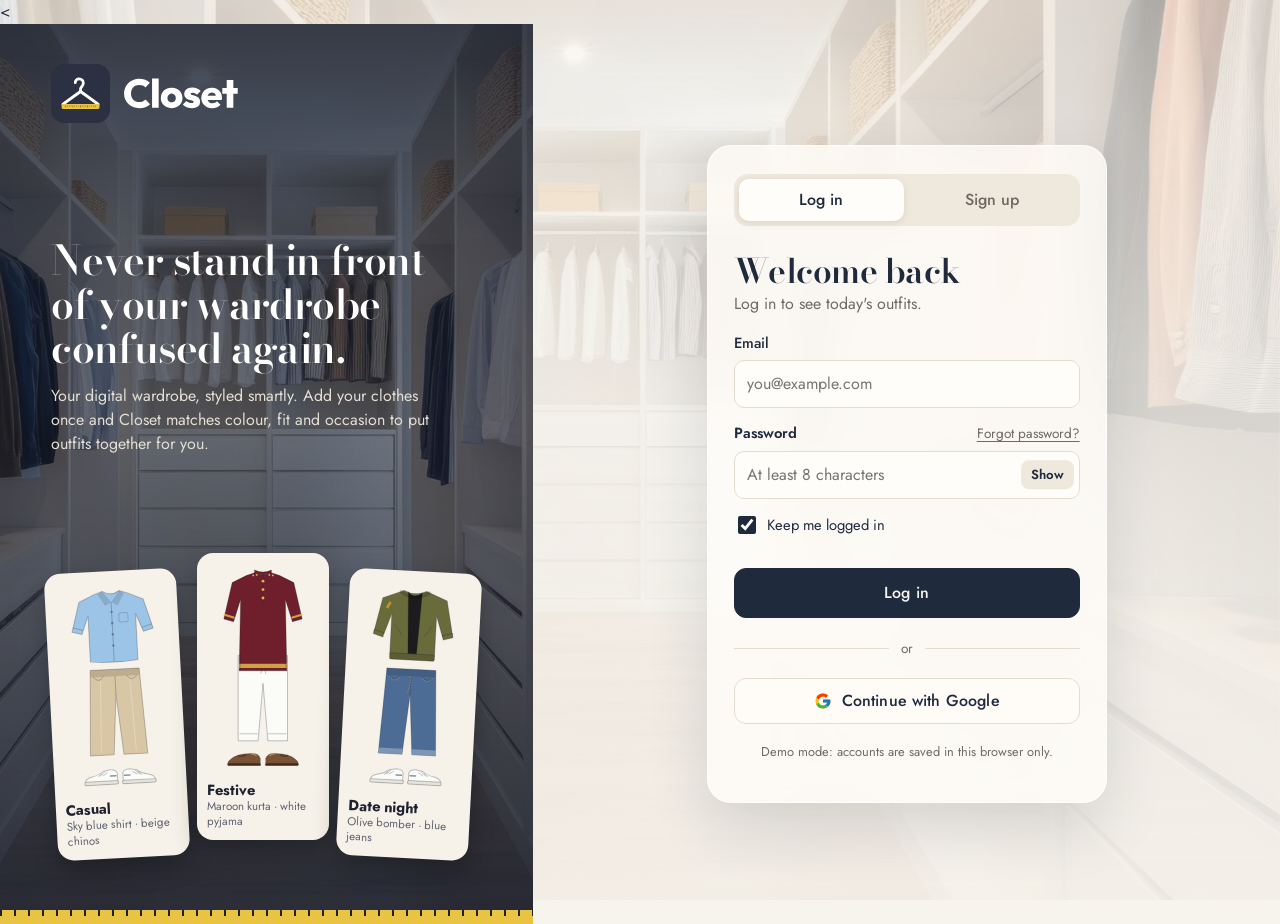
<file: index.html>
<!DOCTYPE html>
<html lang="en">
<head>
<meta charset="utf-8">
<meta name="viewport" content="width=device-width, initial-scale=1, viewport-fit=cover">
<title>Closet — your digital wardrobe</title>
<link rel="preconnect" href="https://fonts.googleapis.com">
<link rel="preconnect" href="https://fonts.gstatic.com" crossorigin>
<link href="https://fonts.googleapis.com/css2?family=Bodoni+Moda:ital,opsz,wght@0,6..96,400..700;1,6..96,400..700&family=Jost:wght@400;500;600;700&display=swap" rel="stylesheet">
<link rel="stylesheet" href="styles.css">
<link rel="icon" href="assets/icon.svg" type="image/svg+xml">
<link rel="apple-touch-icon" href="assets/apple-touch-icon.png">
<script src="auth.js"></script>
<script>Auth.requireLogin();</script>
</head>
<body>
<div class="wrap">
  <header class="top">
    <div class="userbar"><span id="hello"></span><button type="button" class="linkout" id="logout">Log out</button></div>
    <h1 class="brand">
      <!-- Logo drawn inline so the hanger can swing -->
      <svg class="brand-icon" id="brandIcon" viewBox="0 0 512 512" aria-hidden="true">
        <rect width="512" height="512" rx="116" fill="#1D2130"/>
        <g class="hanger"><g transform="translate(0 30)">
          <path d="M256 208 V186 C256 170 280 162 280 136 C280 114 264 100 244 100 C224 100 210 114 210 132" fill="none" stroke="#fff" stroke-width="24" stroke-linecap="round" stroke-linejoin="round"/>
          <path d="M256 208 L104 318 M256 208 L408 318" fill="none" stroke="#fff" stroke-width="26" stroke-linecap="round"/>
          <rect x="92" y="318" width="328" height="42" rx="10" fill="#E9C443"/>
          <path d="M126 330v16M190 330v16M254 330v16M318 330v16M382 330v16M142 330v9M158 330v9M174 330v9M206 330v9M222 330v9M238 330v9M270 330v9M286 330v9M302 330v9M334 330v9M350 330v9M366 330v9" stroke="#1D2130" stroke-width="4"/>
        </g></g>
      </svg>Closet<small>Your digital wardrobe, styled smartly.</small>
    </h1>
    <nav class="tabs" role="tablist" aria-label="Sections">
      <button role="tab" data-tab="style" aria-selected="true">
        <svg viewBox="0 0 24 24" aria-hidden="true"><path d="M12 5.5c0-1.4 1-2.5 2.3-2.5S16.5 4 16.5 5.2c0 1.6-2.2 2-4.5 3.8L3 15.5h18L12 9"/></svg>
        <span>Style me</span></button>
      <button role="tab" data-tab="wardrobe" aria-selected="false">
        <svg viewBox="0 0 24 24" aria-hidden="true"><rect x="4" y="3" width="16" height="18" rx="2"/><path d="M12 3v18M9.5 11v2M14.5 11v2"/></svg>
        <span>My clothes<span class="count" id="cnt"></span></span></button>
      <button role="tab" data-tab="saved" aria-selected="false">
        <svg viewBox="0 0 24 24" aria-hidden="true"><path d="M6 3h12v18l-6-4-6 4z"/></svg>
        <span>Saved</span></button>
    </nav>
  </header>
  <div class="tape" aria-hidden="true"></div>

  <!-- STYLE ME -->
  <section id="tab-style">
    <div class="controls">
      <div class="field"><span class="lbl">Where are you going?</span><div class="chips" id="occ"></div></div>
      <div class="field">
        <div class="lbl-row"><span class="lbl">Weather</span>
          <button type="button" class="linkish" id="wxAuto">Use today's weather</button></div>
        <div class="chips" id="wx"></div>
        <div class="hint" id="wxNote" aria-live="polite"></div>
      </div>
    </div>

    <div class="pinbar" id="pinbar" hidden></div>

    <div class="row head-row">
      <div><h2>Outfits for you</h2><p class="sub" id="looksSub">Picked by Harmony Logic from your own clothes.</p></div>
      <button class="btn ghost" id="shuffle">Show different ones</button>
    </div>
    <div id="looks" class="looks"></div>
    <div id="tip"></div>
  </section>

  <!-- MY CLOTHES -->
  <section id="tab-wardrobe" hidden>
    <div class="row head-row">
      <div><h2>My clothes</h2><p class="sub" id="closetSummary">Add each piece with its colour so outfits can be matched.</p></div>
      <button class="btn" id="addBtn">Add a piece</button>
    </div>
    <!-- The wardrobe: your clothes hang on the rail, shoes and accessories sit on the shelf -->
    <div class="wardrobe" id="wardrobe">
      <div class="wd-inner">
        <div class="wd-glow" aria-hidden="true"></div>
        <div class="wd-bar" aria-hidden="true"></div>
        <div class="wd-rail" id="rail" role="list" aria-label="Clothes on the rail"></div>
        <div class="wd-shelf" id="shelf" role="list" aria-label="Shoes and accessories"></div>
      </div>
      <div class="door left" aria-hidden="true"><i></i><i></i><b></b></div>
      <div class="door right" aria-hidden="true"><i></i><i></i><b></b></div>
    </div>

    <div id="closetEmpty"></div>

    <div id="closetTools">
      <div class="finder">
        <input type="search" id="q" placeholder="Search your clothes" aria-label="Search your clothes">
        <button type="button" class="btn ghost filter-btn" id="filterBtn" aria-expanded="false" aria-controls="filters">
          <svg viewBox="0 0 24 24" aria-hidden="true"><path d="M4 6h16M7 12h10M10 18h4"/></svg>Filters<span class="badge" id="filterCount" hidden></span>
        </button>
        <select id="sortSel" aria-label="Sort">
          <option value="type">By type</option>
          <option value="new">Newest first</option>
          <option value="least">Least worn</option>
          <option value="most">Most worn</option>
        </select>
      </div>
      <div class="filters" id="filters" hidden>
        <select id="fColorSel" aria-label="Filter by colour"></select>
        <select id="fOccSel" aria-label="Filter by occasion"></select>
        <select id="fSeasonSel" aria-label="Filter by weather"></select>
        <button type="button" class="linkish" id="clearFilters">Clear filters</button>
      </div>
      <div class="chips" id="typeFilter"></div>
      <div id="grid" class="grid"></div>
    </div>

    <details class="backup">
      <summary>Backup and restore</summary>
      <p>Your clothes are saved in this browser only. Download a backup so you never lose them.</p>
      <div class="row">
        <button type="button" class="btn ghost" id="exportBtn">Download backup</button>
        <label class="btn ghost" for="importFile" tabindex="0">Restore backup</label>
        <input type="file" id="importFile" accept="application/json,.json" hidden>
      </div>
    </details>
  </section>

  <!-- SAVED -->
  <section id="tab-saved" hidden>
    <h2>Saved outfits</h2>
    <p class="sub">Looks you liked, ready for the next time you can't decide.</p>
    <div id="savedLooks" class="looks"></div>
  </section>
</div>

<!-- Add / edit a piece -->
<dialog id="dlg">
  <form class="dlg" method="dialog" id="itemForm">
    <h2 id="dlgTitle">Add a piece</h2>
    <div class="field"><label for="fName">Name</label><input type="text" id="fName" maxlength="40" placeholder="e.g. White linen shirt"></div>
    <div class="field"><span class="lbl">Photo (optional)</span>
      <div class="photo-drop"><div class="photo-prev" id="fPrev">No photo</div>
        <div><input type="file" id="fPhoto" accept="image/*"><div class="hint">We'll guess the colour from the photo.</div></div></div>
    </div>
    <div class="field"><span class="lbl">Type</span><div class="chips" id="fType"></div></div>
    <div class="field"><span class="lbl">Colour</span><div class="swatches" id="fColor"></div><div class="hint" id="fColorName">Pick the main colour</div></div>
    <div class="field"><span class="lbl">Fit</span><div class="chips" id="fFit"></div></div>
    <div class="field"><span class="lbl">Good for (pick any)</span><div class="chips" id="fStyle"></div></div>
    <div class="field"><span class="lbl">Weather</span><div class="chips" id="fSeason"></div></div>
    <div class="err" id="fErr" role="alert"></div>
    <div class="row dlg-actions">
      <button type="button" class="btn danger-ghost" id="fDelete" hidden>Remove from closet</button>
      <span class="spacer"></span>
      <button type="button" class="btn ghost" id="fCancel">Cancel</button>
      <button type="button" class="btn" id="fSave">Save piece</button>
    </div>
  </form>
</dialog>

<!-- Clothing-tag messages -->
<div class="toasts" id="toasts" aria-live="polite"></div>

<script src="app.js"></script>
</body>
</html>
</file>
<file: styles.css>
/* styles.css — Closet (shared by index.html and login.html)
   Sections: colours · fabric background · layout · buttons & chips · clothing cards ·
   outfit cards · dialog · clothing-tag messages · animations · phone layout */

/* ---------- Colours (light, then dark) ---------- */
:root{
  --bg:#F3F2EE; --card:#FFFFFF; --ink:#1D2130; --muted:#676D7C; --line:#DCDCD6;
  --accent:#E9C443; --accent-ink:#1D2130; --danger:#B3261E; --soft:#EAE9E4; --seam:#C9C6BC;
  --tag:#F1ECE2;
  /* woven linen: fine horizontal and vertical threads */
  --weave:
    repeating-linear-gradient(0deg, rgba(29,33,48,.028) 0 1px, transparent 1px 3px),
    repeating-linear-gradient(90deg, rgba(29,33,48,.022) 0 1px, transparent 1px 4px);
  box-sizing:border-box;
  padding-top:env(safe-area-inset-top,0px); padding-bottom:env(safe-area-inset-bottom,0px);
}
@media (prefers-color-scheme: dark){
  :root:not([data-theme="light"]){
    --bg:#14161C; --card:#1D2029; --ink:#ECEEF2; --muted:#9BA1AE; --line:#2D313D; --soft:#262A35; --danger:#F2867D; --seam:#3A3F4E;
    /* denim twill: diagonal threads */
    --weave:
      repeating-linear-gradient(45deg, rgba(140,170,220,.04) 0 1px, transparent 1px 4px),
      repeating-linear-gradient(-45deg, rgba(0,0,0,.14) 0 1px, transparent 1px 6px);
  }
}
:root[data-theme="dark"]{
  --bg:#14161C; --card:#1D2029; --ink:#ECEEF2; --muted:#9BA1AE; --line:#2D313D; --soft:#262A35; --danger:#F2867D; --seam:#3A3F4E;
  --weave:
    repeating-linear-gradient(45deg, rgba(140,170,220,.04) 0 1px, transparent 1px 4px),
    repeating-linear-gradient(-45deg, rgba(0,0,0,.14) 0 1px, transparent 1px 6px);
}

/* ---------- Base + fabric background ---------- */
html{scroll-padding-top:env(safe-area-inset-top,0px)}
*,*::before,*::after{box-sizing:inherit}
body{margin:0;background-color:var(--bg);background-image:var(--weave);color:var(--ink);
  font-family:"Outfit",system-ui,-apple-system,"Segoe UI",Roboto,sans-serif;font-size:16px;line-height:1.5}
button,input,select{font:inherit;color:inherit}
button{cursor:pointer}
:focus-visible{outline:3px solid var(--accent);outline-offset:2px}
[hidden]{display:none !important}

/* ---------- Layout ---------- */
.wrap{max-width:960px;margin:0 auto;padding:20px 18px 64px}
header.top{display:flex;align-items:flex-end;justify-content:space-between;gap:12px;flex-wrap:wrap;margin-bottom:18px}
.userbar{display:flex;align-items:center;gap:10px;font-size:.9rem;color:var(--muted);width:100%;justify-content:flex-end}
.linkout{border:1.5px solid var(--line);background:var(--card);border-radius:10px;padding:5px 12px;font-weight:600;font-size:.85rem}
.brand{font-weight:800;font-size:clamp(2.2rem,7vw,3.4rem);letter-spacing:-.03em;line-height:.95;margin:0;display:flex;flex-wrap:wrap;align-items:center;column-gap:.18em}
.brand small{flex-basis:100%;font-weight:400;font-size:1rem;letter-spacing:0;color:var(--muted);margin-top:8px}
.brand-icon{width:.9em;height:.9em;border-radius:22%;flex:none}
.brand-icon .hanger{transform-box:view-box;transform-origin:47.5% 25%}
.tape{height:10px;border-radius:2px;margin:6px 0 22px;background:
  repeating-linear-gradient(90deg,var(--accent-ink) 0 1px,transparent 1px 12px) 0 0/12px 5px repeat-x,var(--accent);opacity:.9}
nav.tabs{display:flex;gap:6px;background:var(--soft);padding:5px;border-radius:14px}
nav.tabs button{display:flex;align-items:center;gap:7px;border:0;background:transparent;padding:9px 16px;border-radius:10px;font-weight:500;color:var(--muted)}
nav.tabs button svg{width:18px;height:18px;fill:none;stroke:currentColor;stroke-width:1.8;stroke-linecap:round;stroke-linejoin:round}
nav.tabs{position:relative}
nav.tabs button{position:relative;z-index:1;transition:color .2s}
nav.tabs button[aria-selected="true"]{color:var(--ink)}
.tab-ink{position:absolute;top:5px;bottom:5px;left:0;width:0;border-radius:10px;background:var(--card);
  box-shadow:0 1px 0 var(--line),0 2px 8px rgba(0,0,0,.08);pointer-events:none}
.count{font-size:.8rem;margin-left:4px;opacity:.7}
h2{font-size:1.35rem;margin:0 0 4px;font-weight:700;letter-spacing:-.01em}
p.sub{margin:0 0 16px;color:var(--muted)}
.head-row p.sub{margin:0}
.row{display:flex;gap:10px;flex-wrap:wrap;align-items:center}
.row.center{justify-content:center;margin-top:14px}
.head-row{justify-content:space-between;margin-bottom:14px}
.spacer{flex:1}

/* ---------- Buttons, chips, inputs ---------- */
.btn{display:inline-flex;align-items:center;justify-content:center;border:1.5px solid var(--ink);background:var(--ink);color:var(--bg);padding:10px 18px;border-radius:12px;font-weight:600;cursor:pointer}
.btn.ghost{background:var(--card);color:var(--ink);border-color:var(--line)}
.btn.yellow{background:var(--accent);border-color:var(--accent);color:var(--accent-ink)}
.btn.danger-ghost{background:transparent;color:var(--danger);border-color:transparent;padding-left:4px;padding-right:4px}
.btn:disabled{opacity:.5;cursor:not-allowed}
.linkish{border:0;background:none;padding:0;color:var(--muted);font-size:.86rem;text-decoration:underline;text-underline-offset:3px}
.chips{display:flex;gap:6px;flex-wrap:wrap}
.chip{border:1.5px solid var(--line);background:var(--card);padding:6px 12px;border-radius:999px;font-size:.92rem}
.chip[aria-pressed="true"]{border-color:var(--ink);background:var(--ink);color:var(--bg)}
.field{margin-bottom:14px}
.field>label,.field>.lbl,.lbl-row .lbl{display:block;font-weight:600;font-size:.92rem;margin-bottom:6px}
.lbl-row{display:flex;justify-content:space-between;align-items:baseline;gap:10px}
.field input[type=text]{width:100%;padding:10px 12px;border:1.5px solid var(--line);border-radius:10px;background:var(--bg)}
.hint{font-size:.82rem;color:var(--muted)}
#wxNote{margin-top:6px}
#wxNote:empty{display:none}
.err{color:var(--danger);font-size:.9rem;min-height:1.2em}

/* ---------- Style me controls ---------- */
.controls{background:var(--card);border:1px solid var(--line);border-radius:16px;padding:16px;margin-bottom:18px;position:relative}
.controls .field:last-child{margin-bottom:0}
.pinbar{display:flex;align-items:center;gap:10px;flex-wrap:wrap;background:var(--tag);color:#1D2130;border-radius:14px;padding:8px 14px 8px 8px;margin-bottom:16px}
.pinbar .linkish{color:#5E6372;margin-left:auto}
.pin-fab{width:36px;height:36px;border-radius:10px;overflow:hidden;display:flex;align-items:center;justify-content:center;font-size:.6rem;font-weight:700}
.pin-fab img{width:100%;height:100%;object-fit:cover}

/* ---------- Stitched seams (cards, panels, empty states) ---------- */
.look,.controls,.tip,.backup{position:relative}
.look::before,.controls::before,.tip::before,.backup::before{
  content:"";position:absolute;inset:5px;border:1.5px dashed var(--seam);border-radius:inherit;pointer-events:none;opacity:.7}
.controls::before{border-radius:12px}
.look::before{border-radius:14px}
.empty{grid-column:1/-1;border:1.5px dashed var(--seam);outline:6px solid var(--card);outline-offset:-7px;background:var(--card);
  border-radius:16px;padding:28px;text-align:center;color:var(--muted);margin-top:4px}
.empty strong{display:block;color:var(--ink);font-size:1.1rem;margin-bottom:4px}

/* ---------- Outfit cards ---------- */
.looks{display:grid;grid-template-columns:repeat(auto-fill,minmax(220px,1fr));gap:14px}
.look{background:var(--card);border:1px solid var(--line);border-radius:18px;padding:14px;display:flex;flex-direction:column;gap:6px}
.piece{display:flex;align-items:center;gap:10px;border-radius:12px;overflow:hidden;background:var(--soft);position:relative}
.piece .fab{width:64px;height:64px;flex:none;display:flex;align-items:center;justify-content:center;font-size:.68rem;font-weight:700}
.piece .fab img{width:100%;height:100%;object-fit:cover}
.piece .t{font-size:.9rem;line-height:1.25;min-width:0}
.piece .t b{display:block;font-weight:600;white-space:nowrap;overflow:hidden;text-overflow:ellipsis}
.piece .t span{color:var(--muted);font-size:.78rem}
.why{font-size:.85rem;color:var(--muted);margin:2px 2px 0}
.look footer{display:flex;align-items:center;gap:6px;margin-top:auto;padding-top:8px}
.save{display:inline-flex;align-items:center;gap:5px;white-space:nowrap;border:1.5px solid var(--line);background:transparent;border-radius:10px;padding:6px 10px;font-size:.86rem;font-weight:600}
.save[aria-pressed="true"]{background:var(--accent);border-color:var(--accent);color:var(--accent-ink)}
.save.wear{flex:1;justify-content:center}
.save.icon-btn{padding:6px 8px}
.ico{display:inline-flex}
.ico svg{width:16px;height:16px;fill:none;stroke:currentColor;stroke-width:2;stroke-linecap:round;stroke-linejoin:round}

/* Complete the look */
.illus{background:radial-gradient(circle at 50% 35%,var(--card),var(--soft) 75%)}
.illus svg{width:78%;height:78%;filter:drop-shadow(0 3px 3px rgba(0,0,0,.18))}
.item .pic.illus svg{width:62%;height:62%}
.pin-fab.illus svg{width:80%;height:80%}
.tip{display:flex;gap:14px;align-items:center;margin-top:18px;background:var(--tag);color:#1D2130;border-radius:16px;padding:16px 18px}
.tip::before{border-color:rgba(29,33,48,.25)}
.tip p{margin:2px 0 0;font-size:.92rem}
.tip-swatch{width:44px;height:44px;border-radius:12px;flex:none;border:1px solid rgba(29,33,48,.15)}

/* ---------- My clothes ---------- */
/* The wardrobe: wooden cabinet, warm light, brass rail, shelf */
.wardrobe{position:relative;margin:2px 0 20px;padding:12px;border-radius:24px;overflow:hidden;overflow:clip;perspective:1400px;
  background:linear-gradient(160deg,#6B4429,#4A2D1A);box-shadow:0 18px 40px rgba(40,22,10,.28),inset 0 1px 0 rgba(255,255,255,.12)}
.wd-inner{position:relative;border-radius:16px;overflow:hidden;overflow:clip;
  background:
    repeating-linear-gradient(90deg,rgba(0,0,0,.10) 0 2px,transparent 2px 118px),
    repeating-linear-gradient(90deg,rgba(255,255,255,.025) 0 1px,transparent 1px 9px),
    linear-gradient(#9A6E4A,#7A5235 70%,#6A4329);
  box-shadow:inset 0 12px 34px rgba(0,0,0,.42),inset 0 -6px 18px rgba(0,0,0,.25)}
.wd-glow{position:absolute;inset:0;background:radial-gradient(ellipse 60% 70% at 50% -10%,rgba(255,224,160,.45),transparent 70%);pointer-events:none}
.wd-bar{position:absolute;left:14px;right:14px;top:26px;height:9px;border-radius:5px;z-index:1;
  background:linear-gradient(#FBE9B4,#D2A84E 45%,#8C6A26);box-shadow:0 3px 5px rgba(0,0,0,.35)}
.wd-rail{position:relative;z-index:2;display:flex;align-items:flex-start;gap:2px;overflow-x:auto;padding:12px 18px 6px;min-height:206px;scrollbar-width:thin}
.garment{flex:none;position:relative;width:86px;border:0;background:none;padding:0;cursor:pointer;transform-origin:50% 8px;transition:opacity .2s}
.garment svg{display:block;width:86px;height:146px;filter:drop-shadow(0 7px 6px rgba(0,0,0,.35))}
.garment.dim,.shelf-item.dim{opacity:.22}
.gtag,.add-tag{position:absolute;left:50%;transform:translateX(-50%);white-space:nowrap;font-size:.72rem;font-weight:600;
  background:var(--tag);color:#1D2130;padding:2px 8px;border-radius:4px 9px 9px 4px;box-shadow:0 3px 8px rgba(0,0,0,.25);pointer-events:none}
.gtag{top:0;opacity:0;transition:opacity .15s}
.garment:hover .gtag,.garment:focus-visible .gtag,.shelf-item:hover .gtag,.shelf-item:focus-visible .gtag{opacity:1}
.garment .add-tag{top:62px}
.add-slot svg{opacity:.9}
.add-slot .ghost-shape{fill:rgba(255,240,215,.06);stroke:rgba(255,240,215,.55);stroke-width:1.6;stroke-dasharray:5 4}
.add-slot:hover .ghost-shape,.add-slot:focus-visible .ghost-shape{fill:rgba(255,240,215,.16)}
.wardrobe.is-empty .wd-rail>:first-child,.wardrobe.is-empty .wd-shelf>:first-child{margin-left:auto}
.wardrobe.is-empty .wd-rail>:last-child,.wardrobe.is-empty .wd-shelf>:last-child{margin-right:auto}
.wardrobe.is-empty .wd-rail{gap:14px}
.door.gone{display:none}
.wd-shelf{position:relative;z-index:2;display:flex;align-items:flex-end;gap:12px;overflow-x:auto;min-height:74px;padding:10px 18px 12px;
  background:linear-gradient(#5C3A22,#4A2D1A);border-top:7px solid #B3875A;box-shadow:inset 0 8px 14px rgba(0,0,0,.3)}
.shelf-item{flex:none;position:relative;border:0;background:none;padding:0;cursor:pointer;transition:transform .2s,opacity .2s}
.shelf-item svg{display:block;width:62px;height:30px;filter:drop-shadow(0 4px 3px rgba(0,0,0,.45))}
.shelf-item svg.acc{width:34px;height:30px}
.shelf-item .gtag{top:-28px}
.shelf-item.add-slot{width:96px;height:38px}
.shelf-item.add-slot svg{width:62px;height:30px;margin:0 auto}
.shelf-item.add-slot .add-tag{top:-24px}
.basket{margin-left:auto;flex:none;display:flex;align-items:center;gap:7px;border:1.5px dashed rgba(241,236,226,.5);background:rgba(0,0,0,.18);color:#F1ECE2;
  border-radius:10px;padding:6px 10px;font-size:.78rem;font-weight:600}
.basket.on{background:#F1ECE2;color:#1D2130;border-style:solid}
.basket-ico{width:16px;height:13px;border:2px solid currentColor;border-top-width:0;border-radius:0 0 4px 4px;position:relative}
.basket-ico::before{content:"";position:absolute;left:-4px;right:-4px;top:-2px;height:2px;background:currentColor;border-radius:2px}
/* Doors */
.door{position:absolute;top:12px;bottom:12px;width:calc(50% - 12px);z-index:5;pointer-events:none;opacity:0;
  background:linear-gradient(90deg,#7A5235,#8E6243 50%,#7A5235);box-shadow:inset 0 0 0 2px rgba(0,0,0,.18)}
.door.left{left:12px;transform-origin:left center;border-radius:16px 4px 4px 16px}
.door.right{right:12px;transform-origin:right center;border-radius:4px 16px 16px 4px}
.door i{position:absolute;left:14%;right:14%;border:2px solid rgba(0,0,0,.16);border-radius:10px;box-shadow:inset 0 0 0 1px rgba(255,255,255,.08)}
.door i:first-child{top:8%;height:46%}
.door i:nth-child(2){bottom:8%;height:30%}
.door b{position:absolute;top:50%;width:9px;height:30px;margin-top:-15px;border-radius:5px;background:linear-gradient(#FBE9B4,#B8913C)}
.door.left b{right:10px}
.door.right b{left:10px}

.finder{display:grid;grid-template-columns:1fr auto auto;gap:8px;margin-bottom:10px}
.finder input,.finder select,.filters select{width:100%;min-width:0;padding:9px 10px;border:1.5px solid var(--line);border-radius:10px;background:var(--card)}
.filter-btn{gap:6px;padding:8px 14px}
.filter-btn svg{width:17px;height:17px;fill:none;stroke:currentColor;stroke-width:2;stroke-linecap:round}
.badge{background:var(--accent);color:var(--accent-ink);border-radius:999px;font-size:.72rem;padding:0 7px;margin-left:2px}
.filters{display:grid;grid-template-columns:repeat(3,1fr) auto;gap:8px;align-items:center;margin-bottom:10px}
#typeFilter{margin-bottom:12px}
.grid{display:grid;grid-template-columns:repeat(auto-fill,minmax(160px,1fr));gap:12px}
.item{background:var(--card);border:1px solid var(--line);border-radius:14px;overflow:hidden;display:flex;flex-direction:column}
.pic-btn{display:block;border:0;padding:0;background:none;position:relative;width:100%}
.item .pic{aspect-ratio:1/1;display:flex;align-items:center;justify-content:center;font-weight:700;font-size:.85rem}
.item .pic img{width:100%;height:100%;object-fit:cover;display:block}
.item.is-wash .pic{filter:grayscale(.85);opacity:.55}
.wash-badge{position:absolute;left:8px;top:8px;background:var(--tag);color:#1D2130;font-size:.75rem;font-weight:600;padding:3px 9px;border-radius:999px}
.item .meta{padding:8px 10px 10px;display:flex;flex-direction:column;gap:1px;flex:1}
.item .nm{border:0;background:none;padding:0;text-align:left;font-weight:600;font-size:.95rem;white-space:nowrap;overflow:hidden;text-overflow:ellipsis}
.item .tg,.item .worn{font-size:.8rem;color:var(--muted)}
.forgot{color:#A0661A;font-weight:600}
.acts{display:flex;gap:6px;margin-top:auto;padding-top:8px}
.mini{flex:1;border:1.5px solid var(--line);background:transparent;border-radius:8px;padding:5px 4px;font-size:.78rem;font-weight:600;white-space:nowrap}
.mini[aria-pressed="true"]{background:var(--soft)}
.mini:disabled{opacity:.45;cursor:not-allowed}
.backup{background:var(--card);border:1px solid var(--line);border-radius:16px;padding:14px 18px;margin-top:28px}
.backup summary{cursor:pointer;font-weight:600;position:relative;z-index:1}
.backup p{font-size:.88rem;color:var(--muted);margin:8px 0 12px}
@media (prefers-color-scheme: dark){ :root:not([data-theme="light"]) .forgot{color:#E6B65C} }

/* ---------- Dialog ---------- */
dialog{border:0;border-radius:18px;padding:0;background:var(--card);color:var(--ink);width:min(540px,94vw);max-height:90vh}
dialog::backdrop{background:rgba(10,12,18,.55)}
.dlg{padding:20px;overflow:auto;max-height:90vh}
.dlg h2{margin-bottom:14px}
.swatches{display:flex;flex-wrap:wrap;gap:8px}
.sw{width:32px;height:32px;border-radius:50%;border:2px solid var(--line);padding:0}
.sw[aria-pressed="true"]{outline:3px solid var(--ink);outline-offset:2px}
.photo-drop{display:flex;align-items:center;gap:12px}
.photo-prev{width:72px;height:72px;flex:none;border-radius:12px;background:var(--soft);overflow:hidden;display:flex;align-items:center;justify-content:center;color:var(--muted);font-size:.75rem;text-align:center}
.photo-prev img{width:100%;height:100%;object-fit:cover}
.dlg-actions{margin-top:4px}

/* ---------- Clothing-tag messages ---------- */
.toasts{position:fixed;left:50%;bottom:calc(24px + env(safe-area-inset-bottom,0px));transform:translateX(-50%);display:flex;flex-direction:column;align-items:center;gap:8px;z-index:50;pointer-events:none;width:max-content;max-width:92vw}
.tag-toast{display:flex;align-items:center;gap:10px;background:var(--tag);color:#1D2130;font-weight:600;font-size:.92rem;
  padding:10px 18px 10px 12px;border-radius:6px 14px 14px 6px;box-shadow:0 8px 22px rgba(0,0,0,.22);position:relative}
.tag-toast::after{content:"";position:absolute;inset:3px;border:1px dashed rgba(29,33,48,.3);border-radius:4px 11px 11px 4px}
.tag-toast .hole{width:9px;height:9px;border-radius:50%;background:var(--bg);box-shadow:inset 0 0 0 1.5px rgba(29,33,48,.35);flex:none}
.tag-toast.warn{background:#F6D9D5}
.tag-toast.out{opacity:0;transition:opacity .35s}

/* ---------- Animations (only when the person hasn't asked for reduced motion) ---------- */
@media (prefers-reduced-motion: no-preference){
  /* Getting dressed: each card arrives, then its pieces drop in one by one */
  .look.dress{animation:card-in .3s ease-out both;animation-delay:calc(var(--i) * 70ms)}
  .look.dress .piece{animation:dress-in .38s cubic-bezier(.2,.9,.3,1.25) both;animation-delay:calc(var(--i) * 70ms + 120ms + var(--j) * 110ms)}
  @keyframes card-in{from{opacity:0;translate:0 8px}to{opacity:1;translate:0 0}}
  @keyframes dress-in{from{opacity:0;transform:translateY(-14px)}to{opacity:1;transform:none}}

  /* Swinging hanger: once on load, and while the weather is loading */
  .brand-icon.swing-once .hanger{animation:swing 1.6s ease-out .2s 1}
  .brand-icon.swinging .hanger{animation:swing-loop 1.2s ease-in-out infinite}
  @keyframes swing{0%{transform:rotate(0)}15%{transform:rotate(9deg)}35%{transform:rotate(-7deg)}55%{transform:rotate(4deg)}75%{transform:rotate(-2deg)}100%{transform:rotate(0)}}
  @keyframes swing-loop{0%,100%{transform:rotate(-6deg)}50%{transform:rotate(6deg)}}

  /* Clothing tags slide up */
  .tag-toast{animation:tag-in .32s cubic-bezier(.2,.9,.3,1.2) both}
  @keyframes tag-in{from{opacity:0;transform:translateY(14px) rotate(-2deg)}to{opacity:1;transform:none}}

  dialog[open]{animation:card-in .2s ease-out}

  /* Wardrobe doors swing open the first time you visit My clothes */
  .wardrobe.opening .door{animation:door-open 1.1s cubic-bezier(.5,0,.2,1) .15s both}
  .wardrobe.opening .door.right{animation-name:door-open-r}
  @keyframes door-open{0%{opacity:1;transform:rotateY(0)}75%{opacity:1}100%{opacity:0;transform:rotateY(-105deg)}}
  @keyframes door-open-r{0%{opacity:1;transform:rotateY(0)}75%{opacity:1}100%{opacity:0;transform:rotateY(105deg)}}
  .wardrobe.opening .garment{animation:sway 1.6s ease-out .9s both}

  /* Clothes sway when you point at them */
  .garment:hover,.garment:focus-visible{animation:sway .9s ease-in-out both}
  .shelf-item:hover,.shelf-item:focus-visible{transform:translateY(-3px)}
  @keyframes sway{0%{transform:rotate(0)}25%{transform:rotate(5deg)}55%{transform:rotate(-3.5deg)}80%{transform:rotate(1.5deg)}100%{transform:rotate(0)}}
}

/* ---------- Phone layout: tabs become a bottom bar ---------- */
@media (max-width:640px){
  .wrap{padding-bottom:110px}
  nav.tabs{position:fixed;left:10px;right:10px;bottom:calc(10px + env(safe-area-inset-bottom,0px));z-index:40;
    justify-content:space-around;background:var(--card);border:1px solid var(--line);box-shadow:0 8px 28px rgba(0,0,0,.18);border-radius:18px;padding:6px}
  nav.tabs button{flex:1;flex-direction:column;gap:2px;padding:6px 4px;font-size:.74rem}
  nav.tabs button svg{width:22px;height:22px}
  nav.tabs .tab-ink{top:6px;bottom:6px;background:var(--soft);box-shadow:none;border-radius:13px}
  .count{display:none}
  .toasts{bottom:calc(92px + env(safe-area-inset-bottom,0px))}
  .finder{grid-template-columns:1fr 1fr}
  .finder input{grid-column:1/-1}
  .filters{grid-template-columns:1fr 1fr}
  .wd-rail{min-height:176px;padding:10px 12px 4px}
  .garment{width:72px}
  .garment svg{width:72px;height:122px}
  .garment .add-tag{top:52px}
  .grid{grid-template-columns:repeat(2,1fr)}
  .head-row .btn{width:100%}
}

/* ---------- Smooth motion: pages, tabs, buttons ---------- */
/* Every button gives a small press when tapped */
.btn,.chip,.save,.mini,.linkout,.linkish,nav.tabs button,.basket,.sw{transition:transform .12s ease,background-color .2s,border-color .2s,color .2s,box-shadow .2s}
@media (prefers-reduced-motion: no-preference){
  .btn:active,.chip:active,.save:active,.mini:active,.linkout:active,nav.tabs button:active,.basket:active{transform:scale(.95)}
  .sw:active{transform:scale(.88)}
  @media (hover:hover){
    .btn:hover{box-shadow:0 4px 14px rgba(0,0,0,.14)}
    .chip:hover{border-color:var(--ink)}
    .look,.item{transition:transform .2s ease,box-shadow .2s ease}
    .look:hover,.item:hover{transform:translateY(-3px);box-shadow:0 10px 24px rgba(0,0,0,.10)}
  }

  /* The highlight glides to the selected tab */
  .tab-ink.ready{transition:transform .38s cubic-bezier(.3,1.25,.5,1),width .38s cubic-bezier(.3,1.25,.5,1)}

  /* A chip pops when you choose it */
  .chip.just[aria-pressed="true"]{animation:chip-pop .28s cubic-bezier(.3,1.6,.5,1)}
  @keyframes chip-pop{0%{transform:scale(.88)}100%{transform:scale(1)}}

  /* Switching tabs: the new page slides in from the side you're heading to */
  .tab-in-right{animation:tab-in-r .34s cubic-bezier(.2,.8,.2,1) both}
  .tab-in-left{animation:tab-in-l .34s cubic-bezier(.2,.8,.2,1) both}
  @keyframes tab-in-r{from{opacity:0;translate:32px 0}to{opacity:1;translate:0 0}}
  @keyframes tab-in-l{from{opacity:0;translate:-32px 0}to{opacity:1;translate:0 0}}

  /* Arriving after login: header, tape measure and options appear in order */
  .page-enter .userbar{animation:rise .5s ease-out both}
  .page-enter .brand{animation:rise .6s cubic-bezier(.2,.8,.2,1) .05s both}
  .page-enter nav.tabs{animation:rise .6s cubic-bezier(.2,.8,.2,1) .15s both}
  .page-enter .tape{transform-origin:left center;animation:unroll .9s cubic-bezier(.6,0,.2,1) .2s both}
  .page-enter .controls{animation:rise .5s ease-out .35s both}
  .page-enter .controls .chip{animation:rise .4s ease-out both;animation-delay:calc(.45s + var(--n) * 40ms)}
  .page-enter .head-row,.page-enter .pinbar{animation:rise .5s ease-out .55s both}
  .page-enter .look.dress{animation-delay:calc(.65s + var(--i) * 70ms)}
  .page-enter .look.dress .piece{animation-delay:calc(.65s + var(--i) * 70ms + 120ms + var(--j) * 110ms)}
  .page-enter .tip{animation:rise .5s ease-out 1.1s both}
  .page-enter .empty{animation:rise .5s ease-out .65s both}
  @keyframes rise{from{opacity:0;translate:0 16px}to{opacity:1;translate:0 0}}
  @keyframes unroll{from{transform:scaleX(0)}to{transform:scaleX(1)}}

  /* Logging out: the page fades away */
  .leaving .wrap,.leaving nav.tabs{animation:fade-away .3s ease-in both}
  @keyframes fade-away{to{opacity:0;translate:0 -10px}}

  /* Dialogs: soft backdrop fade */
  dialog[open]::backdrop{animation:backdrop-in .25s ease-out}
  @keyframes backdrop-in{from{opacity:0}to{opacity:1}}
}
/* =====================================================================
   CLOSET THEME: walk-in wardrobe photo
   Colours taken from the photo: ivory cabinets, oak floor, navy jackets
   ===================================================================== */
:root{
  --bg:#F7F4EE;                      /* ivory, like the cabinets */
  --card:#FFFDF9;                    /* warm white for inputs */
  --glass:rgba(255,253,249,.80);     /* frosted panels over the photo */
  --glass-edge:rgba(255,255,255,.70);
  --ink:#1F2A3D;                     /* deep navy, like the jackets */
  --muted:#6E6A63;                   /* warm grey */
  --line:#E4DCCE;                    /* linen border */
  --soft:#EFE8DC;                    /* oatmeal, for chips and tabs */
  --seam:#D2C4AE;                    /* stitched lines */
  --tag:#F4EDE1;                     /* clothing-tag messages */
  --accent:#E2B84E;                  /* brand tape-measure yellow */
  --accent-ink:#1F2A3D;
  --oak:#A8703F;                     /* oak floor, small highlights */
  --piece-bg:rgba(239,232,220,.75);  /* rows inside outfit cards */
  --chip-bg:rgba(255,253,249,.75);   /* unselected option chips */
  --veil:linear-gradient(180deg,rgba(247,244,238,.70) 0%,rgba(247,244,238,.86) 40%,rgba(247,244,238,.94) 100%);
  --font-head:"Bodoni Moda",Georgia,"Times New Roman",serif;
  --font-body:"Jost",system-ui,-apple-system,"Segoe UI",sans-serif;
  --weave:none;
}
@media (prefers-color-scheme: dark){
  :root:not([data-theme="light"]){
    --bg:#14171E; --card:#1D2129; --glass:rgba(22,26,34,.80); --glass-edge:rgba(255,255,255,.08);
    --ink:#F3EFE8; --muted:#ABA59A; --line:#343A46; --soft:#262B35; --seam:#4A5160; --tag:#F4EDE1;
    --veil:linear-gradient(180deg,rgba(16,19,25,.80) 0%,rgba(16,19,25,.90) 40%,rgba(16,19,25,.95) 100%);
    --piece-bg:rgba(44,49,60,.85); --chip-bg:rgba(30,34,43,.75);
    --weave:none;
  }
}

/* Photo behind every page, softened by a veil so text stays readable */
body{font-family:var(--font-body);background-color:var(--bg);background-image:none}
body::before{content:"";position:fixed;inset:0;z-index:-2;opacity:1;pointer-events:none;
  background:url("assets/closet-bg.jpg") center 35% / cover no-repeat}
body::after{content:"";position:fixed;inset:0;z-index:-1;pointer-events:none;background:var(--veil)}

/* Letter style: fashion-magazine headings (Bodoni Moda), clean body text (Jost) */
h2{font-family:var(--font-head);font-weight:600;font-size:1.65rem;letter-spacing:-.01em;line-height:1.15}
.brand{font-family:var(--font-body);font-weight:600;letter-spacing:-.025em}
.brand small{font-family:var(--font-head);font-style:italic;font-weight:400;font-size:1.08rem;color:var(--muted)}
.field>label,.field>.lbl,.lbl-row .lbl{font-weight:500;letter-spacing:.01em}
.btn{font-weight:500;letter-spacing:.01em}

/* Frosted glass panels */
.controls,.look,.item,.empty,.backup,.pinbar,dialog,nav.tabs{
  background:var(--glass);border-color:var(--glass-edge);
  -webkit-backdrop-filter:blur(14px) saturate(1.1);backdrop-filter:blur(14px) saturate(1.1);
  box-shadow:0 8px 28px rgba(31,42,61,.08)}
.empty{outline:none}
.tip{background:var(--tag);box-shadow:0 8px 28px rgba(31,42,61,.08)}
.piece{background:var(--piece-bg)}
.chip{background:var(--chip-bg)}
.btn.ghost{background:var(--glass)}
.tab-ink{background:var(--card)}
dialog{background:var(--card)}
@media (max-width:640px){ nav.tabs{background:var(--glass)} }

/* Light mode: the wardrobe becomes an ivory cabinet with a chrome rail and an oak shelf, like the photo */
@media (prefers-color-scheme: light){
  .wardrobe{background:linear-gradient(160deg,#FBF8F2,#E8E1D4);box-shadow:0 18px 40px rgba(31,42,61,.14),inset 0 0 0 1px rgba(255,255,255,.8)}
  .wd-inner{background:repeating-linear-gradient(90deg,rgba(31,42,61,.05) 0 1px,transparent 1px 118px),linear-gradient(#F3EEE6,#E6DED1 70%,#DDD3C4);
    box-shadow:inset 0 12px 30px rgba(31,42,61,.12),inset 0 -6px 14px rgba(31,42,61,.08)}
  .wd-glow{background:radial-gradient(ellipse 50% 60% at 50% -10%,rgba(255,255,255,.95),transparent 70%)}
  .wd-bar{background:linear-gradient(#FFFFFF,#C9CDD3 45%,#8E949C);box-shadow:0 3px 5px rgba(31,42,61,.22)}
  .wd-shelf{background:linear-gradient(#C99A6B,#A8703F);border-top-color:#FBF8F2;box-shadow:inset 0 8px 14px rgba(60,35,15,.25)}
  .garment svg{filter:drop-shadow(0 7px 6px rgba(31,42,61,.22))}
  .add-slot .ghost-shape{stroke:rgba(31,42,61,.45);fill:rgba(31,42,61,.04)}
  .add-slot:hover .ghost-shape,.add-slot:focus-visible .ghost-shape{fill:rgba(31,42,61,.10)}
  .door{background:linear-gradient(90deg,#EFE9DF,#FBF8F2 50%,#EFE9DF);box-shadow:inset 0 0 0 1px rgba(31,42,61,.10)}
  .door i{border-color:rgba(31,42,61,.12)}
  .door b{background:linear-gradient(#FFFFFF,#9AA0A8)}
}
</file>
<file: login.css>
/* login.css — styles for login.html (colours and buttons come from styles.css) */
html, body.auth-page { height: 100%; }
.auth { min-height: 100%; display: grid; grid-template-columns: minmax(320px, 5fr) 7fr; }

/* Brand side */
.auth-brand {
  background: #1D2130; color: #fff; padding: 40px clamp(24px, 4vw, 56px);
  display: flex; flex-direction: column; justify-content: space-between; gap: 32px;
  position: relative; overflow: hidden;
}
.auth-brand::after { /* tape-measure strip along the bottom */
  content: ""; position: absolute; left: 0; right: 0; bottom: 0; height: 14px;
  background: repeating-linear-gradient(90deg, #1D2130 0 2px, transparent 2px 14px) 0 0 / 14px 6px repeat-x, #E9C443;
}
.auth-logo { width: 190px; max-width: 60%; height: auto; }
.auth-head { font-size: clamp(1.8rem, 3.2vw, 2.6rem); font-weight: 700; line-height: 1.1; letter-spacing: -.02em; margin: 0 0 14px; max-width: 16ch; }
.auth-body { color: #B9BECB; margin: 0; max-width: 38ch; }
.looks-demo { display: flex; gap: 14px; align-items: flex-end; padding-bottom: 26px; }
.look-card {
  margin: 0; flex: 0 1 132px; min-width: 0;
  background: #F1ECE2; border-radius: 16px; padding: 10px 10px 12px;
  box-shadow: 0 10px 24px rgba(0,0,0,.28);
}
.look-card svg { display: block; width: 100%; height: auto; max-height: 34vh; }
.look-card figcaption { margin-top: 8px; line-height: 1.25; color: #1D2130; }
.look-card figcaption b { display: block; font-size: .92rem; font-weight: 700; }
.look-card figcaption span { display: block; font-size: .72rem; color: #5E6372; }
.look-card:nth-child(1) { transform: rotate(-3deg); }
.look-card:nth-child(2) { transform: translateY(-18px); }
.look-card:nth-child(3) { transform: rotate(3deg); }
@media (prefers-reduced-motion: no-preference) {
  .look-card { transition: transform .25s ease; }
  .look-card:hover { transform: translateY(-24px) rotate(0); }
}
@media (max-height: 760px) { .auth-head { font-size: 1.8rem; } .look-card svg { max-height: 26vh; } }

/* Form side */
.auth-panel { display: flex; flex-direction: column; align-items: center; justify-content: center; padding: 32px 18px; }
.auth-logo-sm { display: none; width: 150px; height: auto; margin-bottom: 20px; }
.auth-card { width: 100%; max-width: 400px; }
.auth-tabs { display: flex; gap: 6px; background: var(--soft); padding: 5px; border-radius: 14px; margin-bottom: 26px; }
.auth-tabs { position: relative; }
.auth-tabs button { position: relative; z-index: 1; flex: 1; border: 0; background: transparent; padding: 9px 12px; border-radius: 10px; font-weight: 500; color: var(--muted); }
.auth-tabs button[aria-selected="true"] { color: var(--ink); }
.auth-title { font-size: 1.9rem; font-weight: 700; letter-spacing: -.02em; margin: 0 0 2px; line-height: 1.15; }

.field input[type=email], .field input[type=password], .field .pw input[type=text] {
  width: 100%; padding: 11px 12px; border: 1.5px solid var(--line); border-radius: 10px; background: var(--card);
}
.field input:focus { border-color: var(--ink); outline: none; }
.field input[aria-invalid="true"] { border-color: var(--danger); }
.label-row { display: flex; justify-content: space-between; align-items: baseline; }
.label-row label { font-weight: 600; font-size: .92rem; margin-bottom: 6px; }
.linkish { border: 0; background: none; padding: 0; color: var(--muted); font-size: .85rem; text-decoration: underline; text-underline-offset: 3px; }
.pw { position: relative; }
.pw input { padding-right: 64px !important; }
.pw-toggle { position: absolute; right: 6px; top: 50%; transform: translateY(-50%); border: 0; background: var(--soft); border-radius: 8px; padding: 5px 10px; font-size: .82rem; font-weight: 600; }
.check { display: flex; align-items: center; gap: 8px; font-size: .92rem; margin: 2px 0 10px; }
.check input { width: 18px; height: 18px; accent-color: var(--ink); }
.auth-submit { width: 100%; padding: 12px; margin-top: 4px; }
.divider { display: flex; align-items: center; gap: 12px; color: var(--muted); font-size: .85rem; margin: 20px 0; }
.divider::before, .divider::after { content: ""; flex: 1; height: 1px; background: var(--line); }
.google { width: 100%; display: flex; align-items: center; justify-content: center; gap: 10px; background: var(--card); }
.fine { font-size: .8rem; color: var(--muted); text-align: center; margin-top: 18px; }
.info { color: var(--ink); background: var(--soft); border-radius: 10px; padding: 8px 10px; font-size: .88rem; }

@media (max-width: 800px) {
  .auth { grid-template-columns: 1fr; }
  .auth-brand { display: none; }
  .auth-logo-sm { display: block; }
  .auth-panel { justify-content: flex-start; padding-top: 40px; }
}
@media (prefers-color-scheme: dark) {
  :root:not([data-theme="light"]) .auth-logo-sm { content: url("assets/logo-light.svg"); }
}

/* ---------- Smooth motion on the login page ---------- */
.auth-submit.success, .auth-submit.success:disabled { background: #2F7D4F; border-color: #2F7D4F; color: #fff; opacity: 1; }
@media (prefers-reduced-motion: no-preference) {
  /* Arriving: the brand panel slides in, the outfit cards drop onto the table, the form rises */
  .page-enter .auth-brand { animation: brand-in .7s cubic-bezier(.2,.8,.2,1) both; }
  .page-enter .auth-pitch { animation: login-rise .6s ease-out .25s both; }
  .page-enter .look-card { animation: card-drop .7s cubic-bezier(.2,1.2,.4,1) both; }
  .page-enter .look-card:nth-child(1) { animation-delay: .45s; }
  .page-enter .look-card:nth-child(2) { animation-delay: .55s; }
  .page-enter .look-card:nth-child(3) { animation-delay: .65s; }
  .page-enter .auth-card, .page-enter .auth-logo-sm { animation: login-rise .6s cubic-bezier(.2,.8,.2,1) .15s both; }

  /* Switching between Log in and Sign up */
  .auth-tabs .tab-ink.ready { transition: transform .38s cubic-bezier(.3,1.25,.5,1), width .38s cubic-bezier(.3,1.25,.5,1); }
  .auth-card form.swap { animation: login-rise .3s ease-out both; }
  #nameField:not([hidden]) { animation: login-rise .3s ease-out both; }

  /* Login succeeded: the button turns green, then both halves slide away */
  .auth-submit.success { animation: success-pop .35s cubic-bezier(.3,1.6,.5,1); }
  .leaving .auth-brand { animation: brand-out .42s ease-in both; }
  .leaving .auth-panel { animation: panel-out .42s ease-in both; }

  @keyframes brand-in { from { opacity: 0; translate: -40px 0; } to { opacity: 1; translate: 0 0; } }
  @keyframes login-rise { from { opacity: 0; translate: 0 18px; } to { opacity: 1; translate: 0 0; } }
  @keyframes card-drop { from { opacity: 0; translate: 0 -60px; } to { opacity: 1; translate: 0 0; } }
  @keyframes success-pop { 0% { transform: scale(.96); } 100% { transform: scale(1); } }
  @keyframes brand-out { to { opacity: 0; translate: -60px 0; } }
  @keyframes panel-out { to { opacity: 0; translate: 0 -24px; } }
}
/* =====================================================================
   CLOSET THEME for the login page
   ===================================================================== */
/* Left panel: the wardrobe photo under a navy wash so the white text reads clearly */
.auth-brand{
  background:
    linear-gradient(180deg,rgba(24,32,48,.82) 0%,rgba(24,32,48,.62) 45%,rgba(24,32,48,.88) 100%),
    url("assets/closet-bg.jpg") 50% 35% / cover no-repeat;
}
.auth-head{font-family:var(--font-head);font-weight:600;letter-spacing:-.015em;line-height:1.08}
.auth-body{color:#E4DED3}

/* Right side: the form sits on a frosted card over the photo */
.auth-card{
  background:var(--glass);border:1px solid var(--glass-edge);border-radius:24px;padding:28px 26px;
  -webkit-backdrop-filter:blur(16px) saturate(1.1);backdrop-filter:blur(16px) saturate(1.1);
  box-shadow:0 24px 60px rgba(31,42,61,.14);
}
.auth-title{font-family:var(--font-head);font-weight:600;font-size:2.1rem;letter-spacing:-.015em}
.auth-tabs{background:var(--soft)}
.field input[type=email],.field input[type=password],.field .pw input[type=text],.field input[type=text]{background:var(--card)}
.google{background:var(--card)}
.look-card{background:#F7F2E9}
@media (max-width:800px){ .auth-card{padding:22px 18px;border-radius:20px} }
</file>
